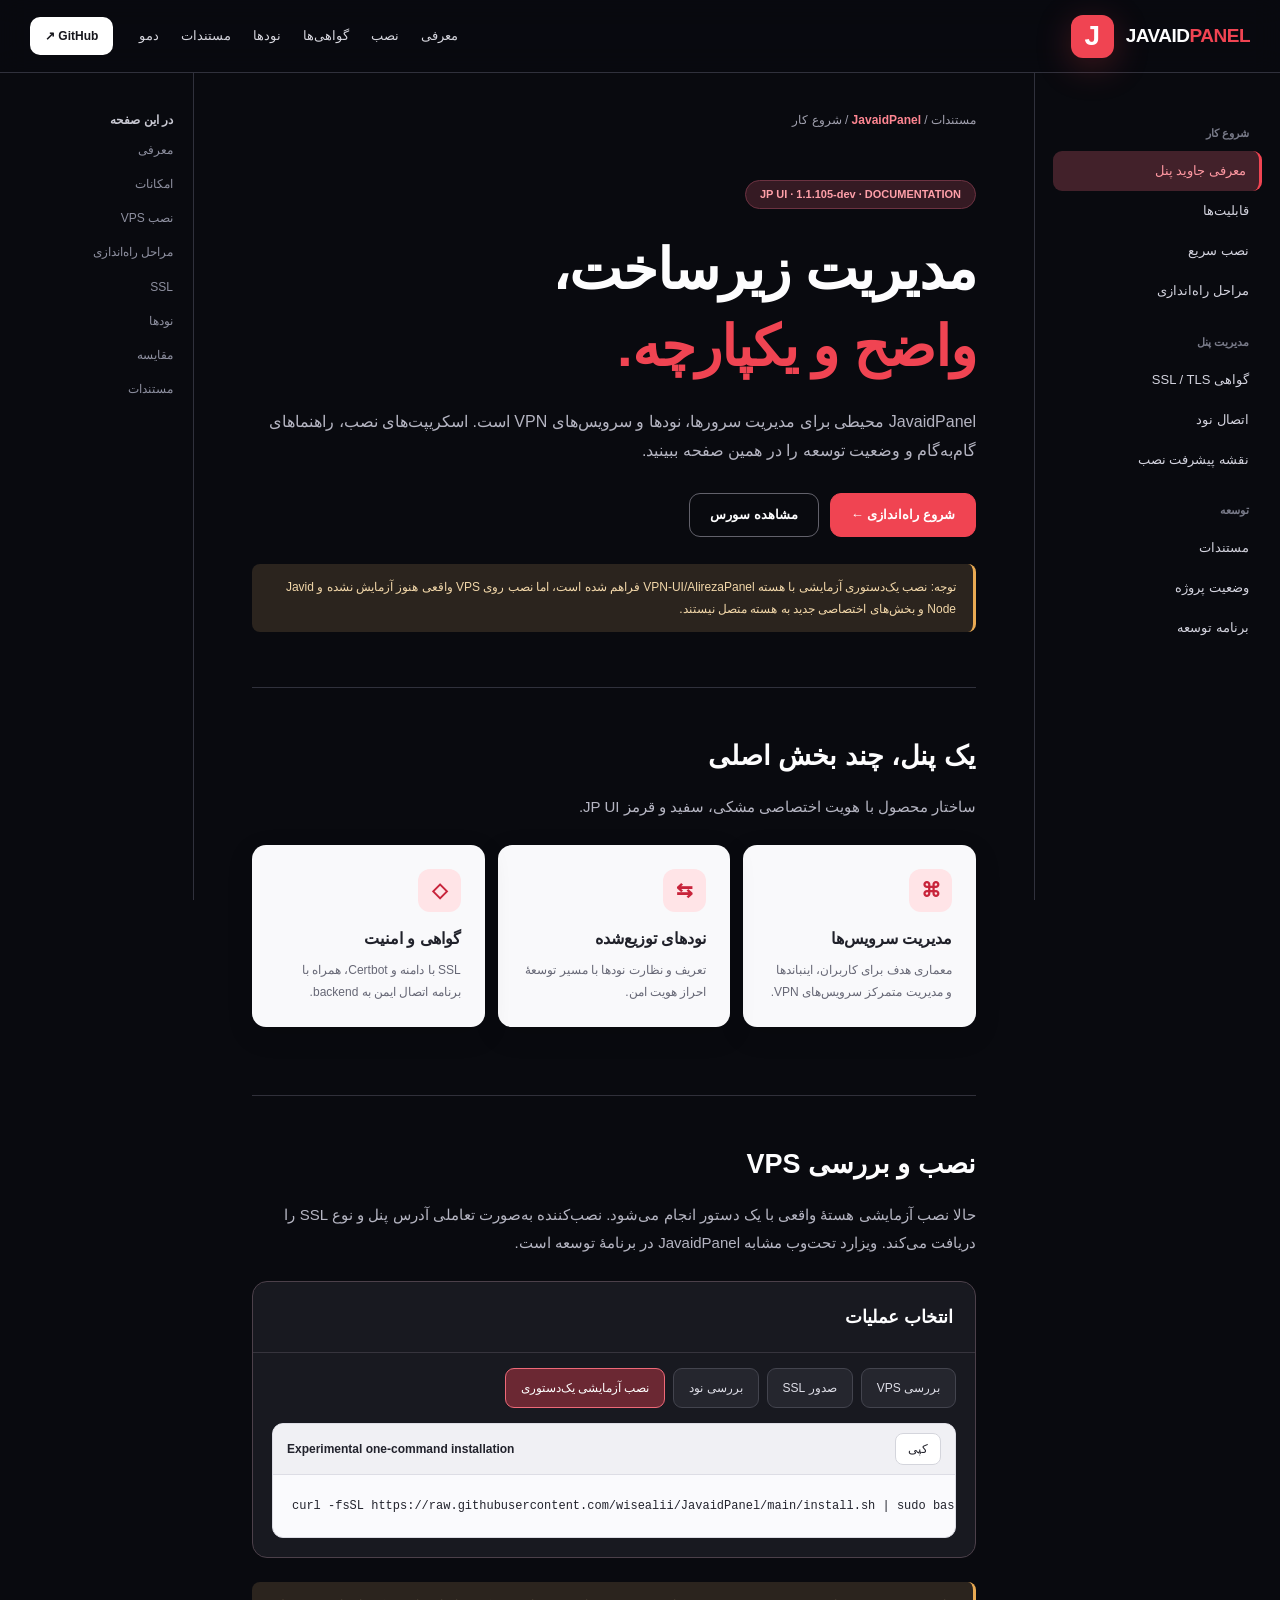
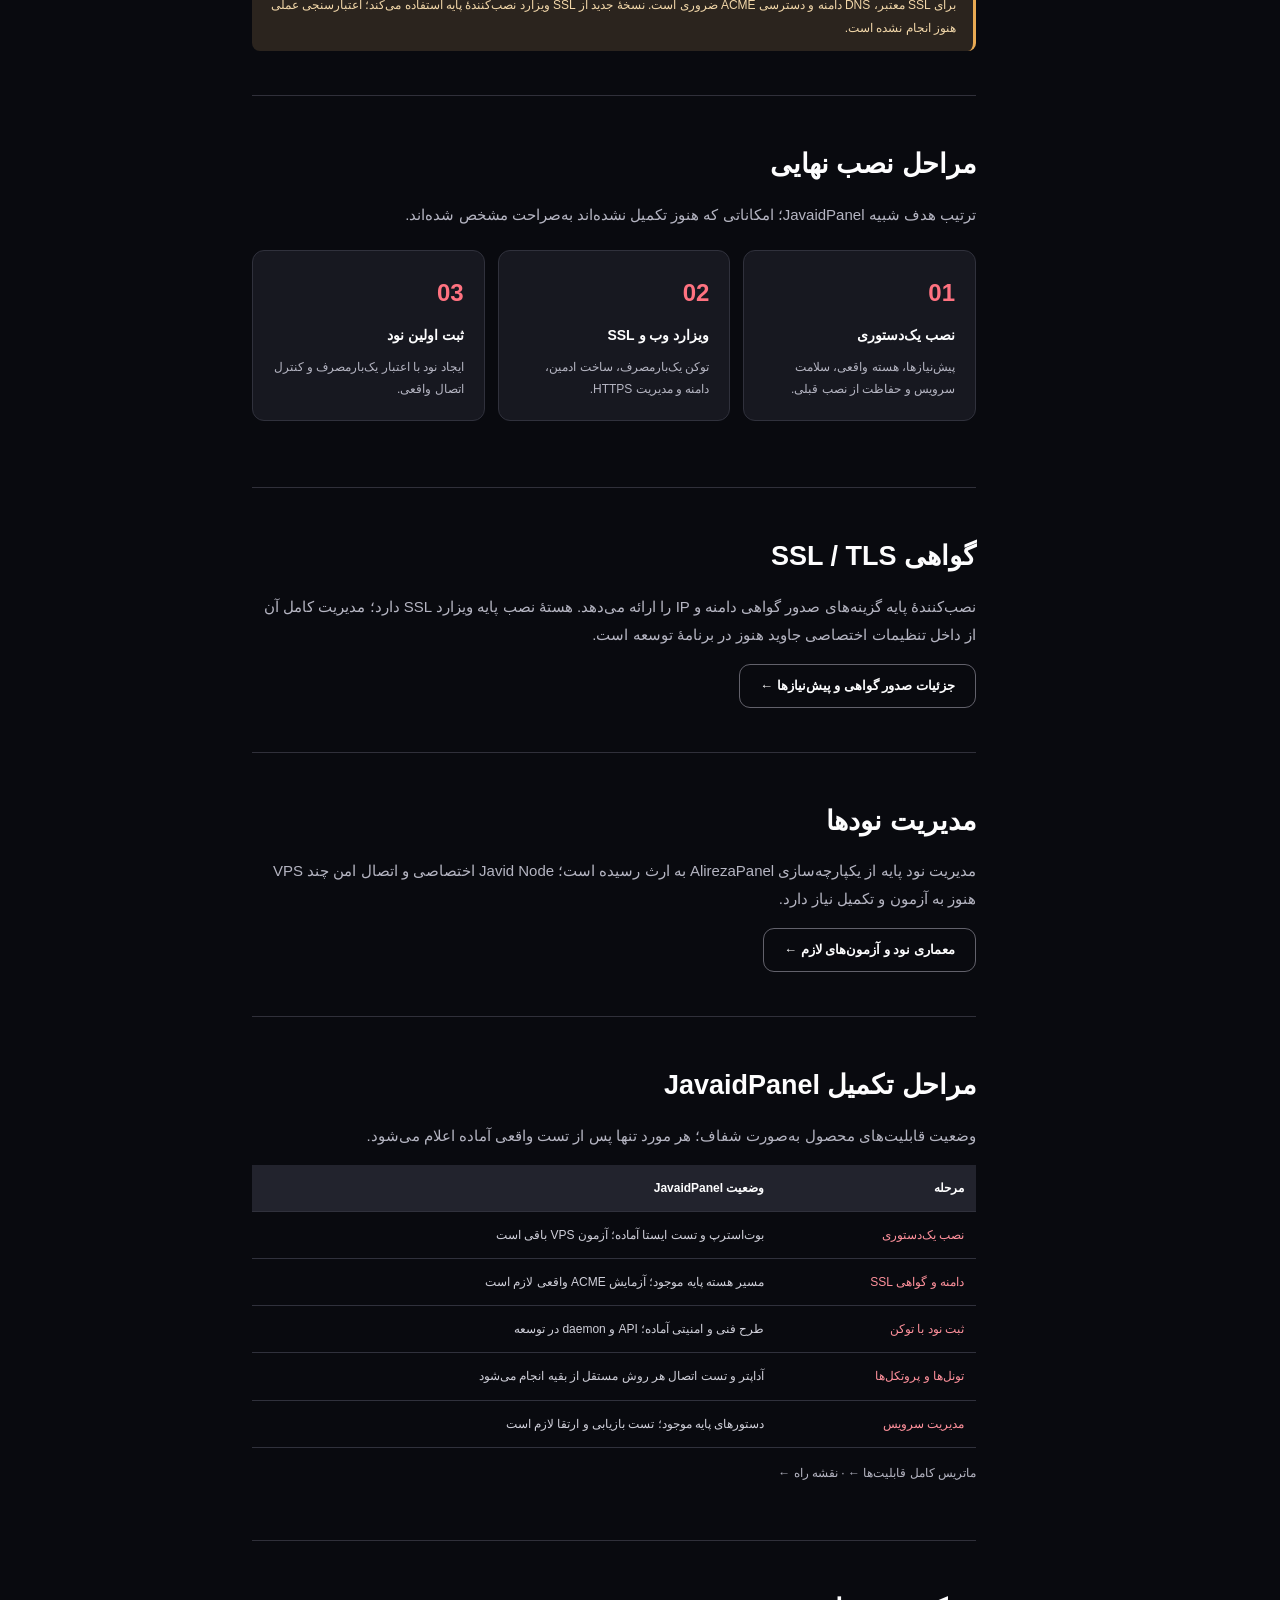
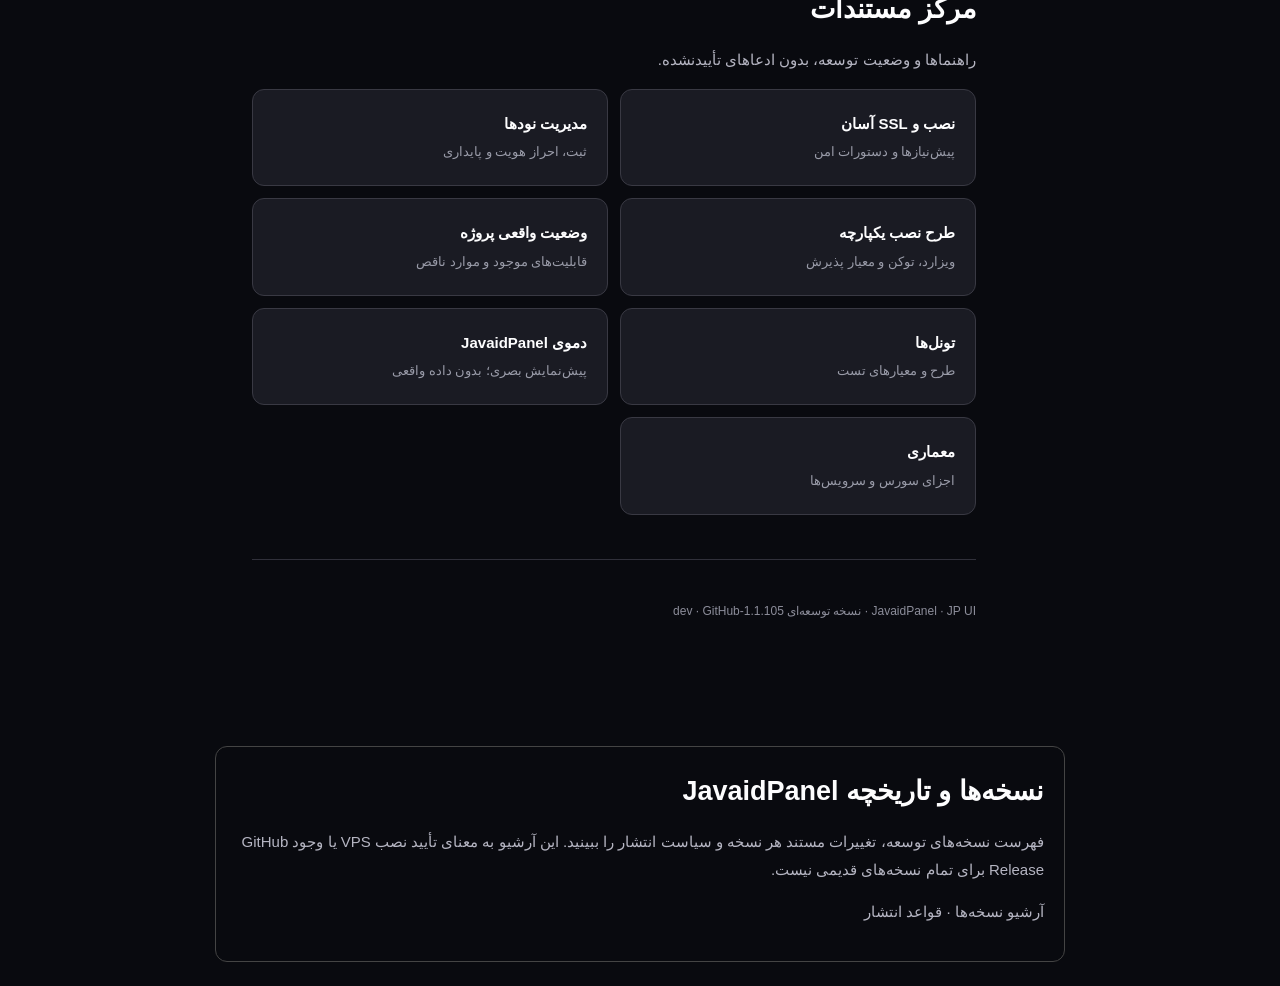
<file: docs/index.html>
<!doctype html>
<html lang="fa" dir="rtl"><head>
<meta charset="utf-8"><meta name="viewport" content="width=device-width,initial-scale=1">
<meta name="theme-color" content="#0a0a0f">
<meta name="description" content="JavaidPanel · مستندات، راه‌اندازی، مدیریت نودها و گواهی HTTPS">
<title>JavaidPanel | مستندات و نصب</title>
<style>
:root{--bg:#090a0f;--panel:#15161d;--raised:#1b1c25;--line:#30313c;--red:#f04452;--red2:#ff7280;--white:#fdfdfe;--soft:#b5b5c2;--ink:#17181f}
*{box-sizing:border-box}html{scroll-behavior:smooth}body{margin:0;background:var(--bg);color:var(--white);font:15px/1.85 Tahoma,Arial,sans-serif}
a{color:inherit;text-decoration:none}a:hover{color:var(--red2)}button{font:inherit;cursor:pointer}button:focus-visible,a:focus-visible{outline:3px solid var(--red2);outline-offset:3px}
header{height:73px;border-bottom:1px solid var(--line);position:sticky;top:0;z-index:10;background:#090a0fee;backdrop-filter:blur(14px)}.top{max-width:1490px;margin:auto;height:100%;padding:0 30px;display:flex;align-items:center;gap:26px}
.brand{display:flex;align-items:center;gap:12px;direction:ltr;font:900 19px Arial;letter-spacing:-.5px}.brand b{color:var(--red)}.mark{display:grid;place-items:center;width:43px;height:43px;border-radius:12px;background:var(--red);color:white;font-size:28px;box-shadow:0 8px 35px #f0445240}.top nav{display:flex;gap:22px;margin-right:auto;color:#d6d6de;font-size:13px}.top .github{padding:8px 15px;background:white;color:#16161c;border-radius:10px;font-size:12px;font-weight:bold}
.layout{display:grid;grid-template-columns:246px minmax(0,1fr) 194px;gap:0;max-width:1490px;margin:auto;min-height:calc(100vh - 73px)}
.sidebar{border-left:1px solid var(--line);position:sticky;top:73px;align-self:start;height:calc(100vh - 73px);overflow:auto;padding:30px 18px 32px}.aside-label{color:#787a88;font-size:11px;font-weight:900;margin:20px 13px 8px}.sidebar a{display:block;border-radius:9px;padding:8px 13px;font-size:13px;color:#d3d3de}.sidebar a:hover,.sidebar a.active{background:#42212a;color:#ff98a2}.sidebar a.active{border-right:3px solid var(--red)}
.toc{border-right:1px solid var(--line);position:sticky;top:73px;align-self:start;height:calc(100vh - 73px);padding:32px 20px;color:#c8c8d2}.toc strong{font-size:12px}.toc a{font-size:12px;display:block;color:#8e90a0;padding:6px 0}.toc a:hover{color:var(--red2)}
.content{padding:36px 58px 100px;min-width:0}.crumb{color:#a1a1af;font-size:12px}.crumb b{color:#ff8692}.hero{padding:48px 0 55px;border-bottom:1px solid var(--line)}.pill{display:inline-flex;color:#ffa0a9;background:#351a23;border:1px solid #6c3241;padding:3px 14px;border-radius:99px;font-size:11px;font-weight:bold}.hero h1{font-size:clamp(37px,4.4vw,63px);line-height:1.37;margin:22px 0;letter-spacing:-1px}.hero h1 em{font-style:normal;color:var(--red)}.hero p{font-size:16px;color:var(--soft);max-width:750px}.buttons{display:flex;flex-wrap:wrap;gap:11px;margin:27px 0}.btn{border-radius:11px;padding:9px 20px;border:1px solid #62616b;font-size:13px;font-weight:bold;display:inline-flex;align-items:center}.btn.main{background:var(--red);border-color:var(--red);color:white}
.status{border-right:3px solid #e9aa53;background:#2b241e;color:#f2d7a9;border-radius:8px;padding:12px 17px;font-size:12px;max-width:780px}
section{scroll-margin-top:105px;padding:44px 0;border-bottom:1px solid #30303a}section h2{font-size:27px;margin:0 0 11px}section p{color:var(--soft);margin-top:0}.cards{display:grid;grid-template-columns:repeat(3,minmax(0,1fr));gap:13px;margin:24px 0}.card{background:#f9f9fb;color:#20212a;border-radius:14px;padding:24px;min-height:177px;box-shadow:0 8px 27px #0002}.card .symbol{display:grid;place-items:center;width:43px;height:43px;background:#ffe4e7;color:#c8243b;border-radius:12px;font-weight:900;font-size:20px}.card h3{font-size:16px;margin:12px 0 5px}.card p{color:#666775;font-size:12px;margin:0}
.steps{display:grid;grid-template-columns:repeat(3,1fr);gap:13px;margin:22px 0}.step{border:1px solid var(--line);border-radius:12px;padding:20px;background:#171820}.step b{color:var(--red2);font-size:24px}.step h3{margin:7px 0;font-size:14px}.step p{font-size:12px;margin:0}
.install{border:1px solid #4c404a;border-radius:15px;overflow:hidden;background:#181920;margin:24px 0}.install h3{padding:19px 22px;margin:0;border-bottom:1px solid #36343d}.switches{display:flex;gap:8px;flex-wrap:wrap;padding:15px 19px}.switches button{border:1px solid #43444e;color:#dedee7;background:#25262e;border-radius:9px;padding:8px 15px;font-size:12px}.switches button[aria-pressed="true"]{background:#6b2833;border-color:#ee6978;color:#fff}.terminal{margin:0 19px 19px;border:1px solid #dddde5;background:#fafafd;color:#22232d;border-radius:11px;overflow:hidden;direction:ltr}.terminalhead{padding:9px 14px;border-bottom:1px solid #dddde5;display:flex;justify-content:space-between;align-items:center;gap:12px;background:#f0f0f4}.terminalhead span{font-size:12px;font-weight:bold}.terminal button{padding:4px 12px;background:#fff;border:1px solid #d4d5dc;border-radius:8px;color:#25252e;font-size:12px}.terminal pre{white-space:pre;overflow:auto;line-height:2;font-size:12px;margin:0;padding:19px}
table{width:100%;border-collapse:collapse;font-size:12px;text-align:right;overflow:hidden}th,td{padding:12px;border-bottom:1px solid var(--line)}th{background:#22232d}td{color:#d0d0da}td:first-child{color:#ff919c}code{font-family:Consolas,monospace;background:#272730;border-radius:4px;padding:1px 4px}
.docs{display:grid;grid-template-columns:repeat(2,1fr);gap:12px}.docs a{background:#1a1b23;border:1px solid #393943;padding:20px;border-radius:12px}.docs a:hover{border-color:var(--red)}.docs b{display:block}.docs small{color:#999ba8}
footer{margin:40px 0 0;color:#8c8d9a;font-size:12px}
@media(max-width:1200px){.layout{grid-template-columns:210px minmax(0,1fr)}.toc{display:none}.content{padding:35px 35px 90px}}@media(max-width:780px){.layout{display:block}.sidebar{height:auto;position:static;display:flex;overflow:auto;gap:8px;border:0;border-bottom:1px solid var(--line);padding:10px 18px}.aside-label{display:none}.sidebar a{white-space:nowrap}.content{padding:24px 18px 70px}.top nav{display:none}.top{padding:0 17px}.brand{font-size:15px}.cards,.steps{grid-template-columns:1fr}.docs{grid-template-columns:1fr}.hero{padding:27px 0 45px}.hero h1{font-size:36px}.top .github{margin-right:auto}table{font-size:11px}}
</style></head><body>
<header><div class="top"><a class="brand" href="#overview"><span class="mark">J</span><span>JAVAID<b>PANEL</b></span></a><nav><a href="#overview">معرفی</a><a href="#install">نصب</a><a href="#ssl">گواهی‌ها</a><a href="#nodes">نودها</a><a href="#resources">مستندات</a><a href="demo.html">دمو</a></nav><a class="github" href="https://github.com/wisealii/JavaidPanel">GitHub ↗</a></div></header>
<div class="layout">
<aside class="sidebar" aria-label="فهرست راهنما"><div class="aside-label">شروع کار</div><a class="active" href="#overview">معرفی جاوید پنل</a><a href="#features">قابلیت‌ها</a><a href="#install">نصب سریع</a><a href="#steps">مراحل راه‌اندازی</a><div class="aside-label">مدیریت پنل</div><a href="#ssl">گواهی SSL / TLS</a><a href="#nodes">اتصال نود</a><a href="#comparison">نقشه پیشرفت نصب</a><div class="aside-label">توسعه</div><a href="#resources">مستندات</a><a href="STATUS.md">وضعیت پروژه</a><a href="INSTALL_UX.md">برنامه توسعه</a></aside>
<main class="content"><div class="crumb">مستندات / <b>JavaidPanel</b> / شروع کار</div>
<div class="hero" id="overview"><span class="pill">JP UI · 1.1.105-dev · DOCUMENTATION</span><h1>مدیریت زیرساخت،<br><em>واضح و یکپارچه.</em></h1><p>JavaidPanel محیطی برای مدیریت سرورها، نودها و سرویس‌های VPN است. اسکریپت‌های نصب، راهنماهای گام‌به‌گام و وضعیت توسعه را در همین صفحه ببینید.</p><div class="buttons"><a href="#install" class="btn main">شروع راه‌اندازی ←</a><a href="https://github.com/wisealii/JavaidPanel" class="btn">مشاهده سورس</a></div><div class="status">توجه: نصب یک‌دستوری آزمایشی با هسته VPN-UI/AlirezaPanel فراهم شده است، اما نصب روی VPS واقعی هنوز آزمایش نشده و Javid Node و بخش‌های اختصاصی جدید به هسته متصل نیستند.</div></div>
<section id="features"><h2>یک پنل، چند بخش اصلی</h2><p>ساختار محصول با هویت اختصاصی مشکی، سفید و قرمز JP UI.</p><div class="cards">
<div class="card"><div class="symbol">⌘</div><h3>مدیریت سرویس‌ها</h3><p>معماری هدف برای کاربران، اینباندها و مدیریت متمرکز سرویس‌های VPN.</p></div>
<div class="card"><div class="symbol">⇆</div><h3>نودهای توزیع‌شده</h3><p>تعریف و نظارت نودها با مسیر توسعهٔ احراز هویت امن.</p></div>
<div class="card"><div class="symbol">◇</div><h3>گواهی و امنیت</h3><p>SSL با دامنه و Certbot، همراه با برنامه اتصال ایمن به backend.</p></div></div></section>
<section id="install"><h2>نصب و بررسی VPS</h2><p>حالا نصب آزمایشی هستهٔ واقعی با یک دستور انجام می‌شود. نصب‌کننده به‌صورت تعاملی آدرس پنل و نوع SSL را دریافت می‌کند. ویزارد تحت‌وب مشابه JavaidPanel در برنامهٔ توسعه است.</p>
<div class="install"><h3>انتخاب عملیات</h3><div class="switches"><button data-mode="doctor" aria-pressed="false">بررسی VPS</button><button data-mode="ssl" aria-pressed="false">صدور SSL</button><button data-mode="node" aria-pressed="false">بررسی نود</button><button data-mode="install" aria-pressed="true">نصب آزمایشی یک‌دستوری</button></div>
<div class="terminal"><div class="terminalhead"><span id="commandLabel">Experimental one-command installation</span><button id="copy" type="button">کپی</button></div><pre id="commands">curl -fsSL https://raw.githubusercontent.com/wisealii/JavaidPanel/main/install.sh | sudo bash</pre></div></div>
<div class="status">برای SSL معتبر، DNS دامنه و دسترسی ACME ضروری است. نسخهٔ جدید از SSL ویزارد نصب‌کنندهٔ پایه استفاده می‌کند؛ اعتبارسنجی عملی هنوز انجام نشده است.</div></section>
<section id="steps"><h2>مراحل نصب نهایی</h2><p>ترتیب هدف شبیه JavaidPanel؛ امکاناتی که هنوز تکمیل نشده‌اند به‌صراحت مشخص شده‌اند.</p><div class="steps">
<div class="step"><b>01</b><h3>نصب یک‌دستوری</h3><p>پیش‌نیازها، هسته واقعی، سلامت سرویس و حفاظت از نصب قبلی.</p></div>
<div class="step"><b>02</b><h3>ویزارد وب و SSL</h3><p>توکن یک‌بارمصرف، ساخت ادمین، دامنه و مدیریت HTTPS.</p></div>
<div class="step"><b>03</b><h3>ثبت اولین نود</h3><p>ایجاد نود با اعتبار یک‌بارمصرف و کنترل اتصال واقعی.</p></div></div></section>
<section id="ssl"><h2>گواهی SSL / TLS</h2><p>نصب‌کنندهٔ پایه گزینه‌های صدور گواهی دامنه و IP را ارائه می‌دهد. هستهٔ نصب پایه ویزارد SSL دارد؛ مدیریت کامل آن از داخل تنظیمات اختصاصی جاوید هنوز در برنامهٔ توسعه است.</p>
<a class="btn" href="INSTALLATION.md">جزئیات صدور گواهی و پیش‌نیازها ←</a></section>
<section id="nodes"><h2>مدیریت نودها</h2><p>مدیریت نود پایه از یکپارچه‌سازی AlirezaPanel به ارث رسیده است؛ Javid Node اختصاصی و اتصال امن چند VPS هنوز به آزمون و تکمیل نیاز دارد.</p><a class="btn" href="NODES.md">معماری نود و آزمون‌های لازم ←</a></section>
<section id="comparison"><h2>مراحل تکمیل JavaidPanel</h2><p>وضعیت قابلیت‌های محصول به‌صورت شفاف؛ هر مورد تنها پس از تست واقعی آماده اعلام می‌شود.</p>
<table><tr><th>مرحله</th><th>وضعیت JavaidPanel</th></tr>
<tr><td>نصب یک‌دستوری</td><td>بوت‌استرپ و تست ایستا آماده؛ آزمون VPS باقی است</td></tr>
<tr><td>دامنه و گواهی SSL</td><td>مسیر هسته پایه موجود؛ آزمایش ACME واقعی لازم است</td></tr>
<tr><td>ثبت نود با توکن</td><td>طرح فنی و امنیتی آماده؛ API و daemon در توسعه</td></tr>
<tr><td>تونل‌ها و پروتکل‌ها</td><td>آداپتر و تست اتصال هر روش مستقل از بقیه انجام می‌شود</td></tr>
<tr><td>مدیریت سرویس</td><td>دستورهای پایه موجود؛ تست بازیابی و ارتقا لازم است</td></tr></table>
<p style="margin-top:14px;font-size:12px"><a href="FEATURES.md">ماتریس کامل قابلیت‌ها ←</a> · <a href="ROADMAP.md">نقشه راه ←</a></p></section>
<section id="resources"><h2>مرکز مستندات</h2><p>راهنماها و وضعیت توسعه، بدون ادعاهای تأییدنشده.</p><div class="docs">
<a href="SSL_QUICKSTART.md"><b>نصب و SSL آسان</b><small>پیش‌نیازها و دستورات امن</small></a>
<a href="NODES.md"><b>مدیریت نودها</b><small>ثبت، احراز هویت و پایداری</small></a>
<a href="INSTALL_UX.md"><b>طرح نصب یکپارچه</b><small>ویزارد، توکن و معیار پذیرش</small></a>
<a href="STATUS.md"><b>وضعیت واقعی پروژه</b><small>قابلیت‌های موجود و موارد ناقص</small></a>
<a href="TUNNELS.md"><b>تونل‌ها</b><small>طرح و معیارهای تست</small></a>
<a href="demo.html"><b>دموی JavaidPanel</b><small>پیش‌نمایش بصری؛ بدون داده واقعی</small></a>
<a href="ARCHITECTURE.md"><b>معماری</b><small>اجزای سورس و سرویس‌ها</small></a></div></section>
<footer>JavaidPanel · JP UI · نسخه توسعه‌ای 1.1.105-dev · <a href="https://github.com/wisealii/JavaidPanel">GitHub</a></footer></main>
<aside class="toc"><strong>در این صفحه</strong><a href="#overview">معرفی</a><a href="#features">امکانات</a><a href="#install">نصب VPS</a><a href="#steps">مراحل راه‌اندازی</a><a href="#ssl">SSL</a><a href="#nodes">نودها</a><a href="#comparison">مقایسه</a><a href="#resources">مستندات</a></aside></div>
<script>
const examples={
doctor:["VPS preflight · read-only","git clone https://github.com/wisealii/JavaidPanel.git\ncd JavaidPanel\nsudo bash install.sh --doctor"],
ssl:["Let's Encrypt · certificate only","curl -fsSL https://raw.githubusercontent.com/wisealii/JavaidPanel/main/install.sh | sudo bash -s -- --ssl"],
node:["Node preflight · read-only","cd JavaidPanel\nbash node-agent-install.sh --check"],
install:["Experimental one-command install · Supported VPS","curl -fsSL https://raw.githubusercontent.com/wisealii/JavaidPanel/main/install.sh | sudo bash"]
};
const label=document.getElementById("commandLabel"),code=document.getElementById("commands"),copy=document.getElementById("copy");
document.querySelectorAll("[data-mode]").forEach(btn=>btn.addEventListener("click",()=>{document.querySelectorAll("[data-mode]").forEach(b=>b.setAttribute("aria-pressed","false"));btn.setAttribute("aria-pressed","true");const v=examples[btn.dataset.mode];label.textContent=v[0];code.textContent=v[1];copy.textContent="کپی"}));
copy.addEventListener("click",async()=>{try{await navigator.clipboard.writeText(code.textContent);copy.textContent="کپی شد ✓"}catch{copy.textContent="کپی در مرورگر مجاز نیست"}});
</script><section style="max-width:850px;margin:24px auto;padding:20px;border:1px solid #444;border-radius:12px"><h2>نسخه‌ها و تاریخچه JavaidPanel</h2><p>فهرست نسخه‌های توسعه، تغییرات مستند هر نسخه و سیاست انتشار را ببینید. این آرشیو به معنای تأیید نصب VPS یا وجود GitHub Release برای تمام نسخه‌های قدیمی نیست.</p><p><a href="VERSION_ARCHIVE.md">آرشیو نسخه‌ها</a> · <a href="RELEASE_PROCESS.md">قواعد انتشار</a></p></section>
</body></html>
</file>
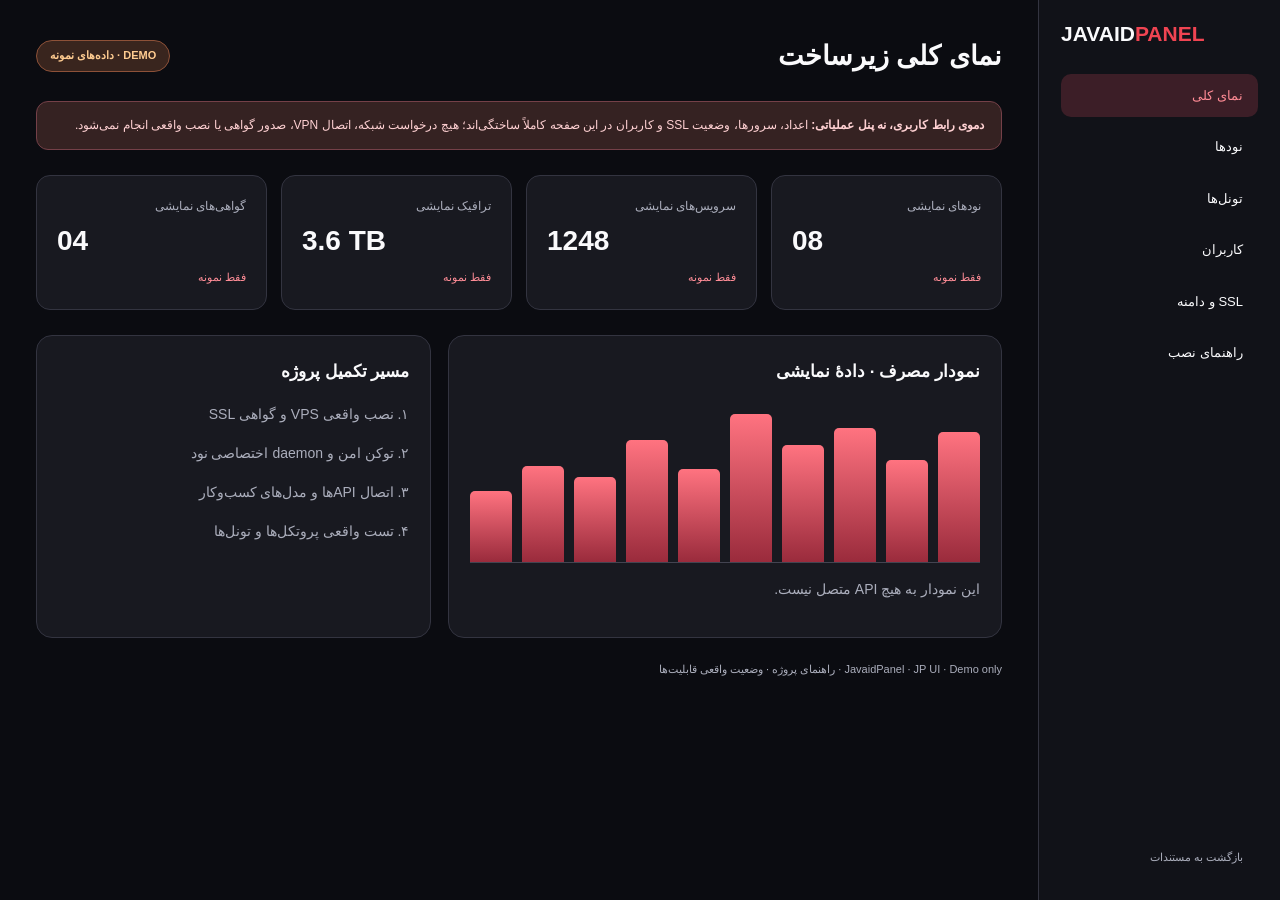
<file: docs/demo.html>
<!doctype html>
<html lang="fa" dir="rtl"><head><meta charset="utf-8"><meta name="viewport" content="width=device-width,initial-scale=1"><title>JavaidPanel | دموی نمایشی</title><meta name="description" content="دموی ایستای رابط JavaidPanel — داده‌ها ساختگی هستند">
<style>
:root{--bg:#0b0c11;--pane:#181920;--line:#333440;--red:#f04452;--muted:#abaebc;--white:#fafafc}
*{box-sizing:border-box}body{margin:0;background:var(--bg);color:var(--white);font:14px/1.8 Tahoma,Arial,sans-serif}
a{color:inherit;text-decoration:none}button{font:inherit;cursor:pointer;border:1px solid #494953;color:var(--white);background:#22232e;border-radius:9px;padding:9px 15px}button:focus-visible,a:focus-visible{outline:3px solid #ff8792;outline-offset:3px}
.shell{display:grid;grid-template-columns:242px minmax(0,1fr);min-height:100vh}
aside{background:#111218;border-left:1px solid var(--line);padding:22px;display:flex;flex-direction:column;gap:8px}.brand{direction:ltr;font:bold 21px Arial;margin-bottom:20px}.brand b{color:var(--red)}
aside a,aside button{text-align:right;padding:10px 15px;border-radius:10px;font-size:13px;background:transparent;border:0}aside a.active,aside a:hover,aside button:hover{background:#3c1e27;color:#ff8b95}.spacer{flex:1}.small{font-size:11px;color:var(--muted)}
main{padding:32px 36px 75px;min-width:0}.header{display:flex;gap:20px;justify-content:space-between;align-items:center;flex-wrap:wrap}.header h1{font-size:27px;margin:0}.pill{border:1px solid #8d5138;background:#39251e;color:#ffcc91;padding:5px 13px;border-radius:50px;font-size:11px;font-weight:bold}.notice{background:#352222;border:1px solid #744048;color:#ffd1d3;border-radius:12px;margin:20px 0;padding:13px 17px;font-size:12px}
.metrics{display:grid;grid-template-columns:repeat(4,1fr);gap:14px;margin:25px 0}.metric{border:1px solid var(--line);border-radius:14px;background:var(--pane);padding:20px}.metric p{font-size:12px;color:var(--muted);margin:0}.metric strong{font:bold 28px Arial;direction:ltr;display:block;margin:7px 0}.metric small{color:#ff8d97;font-size:11px}
.cols{display:grid;grid-template-columns:1.4fr 1fr;gap:17px}.card{background:var(--pane);border:1px solid var(--line);border-radius:16px;padding:21px;min-width:0}.card h2{font-size:17px;margin:0 0 14px}.card p{color:var(--muted)}table{width:100%;border-collapse:collapse;font-size:12px}th,td{text-align:right;border-bottom:1px solid #30303a;padding:11px 7px}th{color:#b9bbc6}.tag{background:#24382f;color:#8be2b4;border:1px solid #375d46;padding:2px 8px;border-radius:20px;font-size:10px}.red{color:#ff7782}.chart{height:155px;display:flex;align-items:flex-end;gap:10px;direction:ltr;margin-top:20px;border-bottom:1px solid #434451}.bar{background:linear-gradient(#ff7380,#9a2b3c);border-radius:5px 5px 0 0;flex:1}.copy{background:var(--red);border-color:var(--red);font-weight:bold}
.panel{display:none}.panel.active{display:block}.steps{display:grid;grid-template-columns:repeat(3,1fr);gap:12px}.step{background:#24252d;border-radius:12px;padding:16px;border:1px solid #383943}.step b{color:#ff8590}.code{background:#0f1016;border:1px solid #34343b;border-radius:10px;padding:15px;overflow:auto;font:12px/2 Consolas,monospace;direction:ltr;text-align:left;white-space:pre-wrap;color:#e4e5ef}.footer{font-size:11px;color:var(--muted);margin-top:22px}
@media(max-width:960px){.metrics{grid-template-columns:repeat(2,1fr)}.cols{grid-template-columns:1fr}.shell{grid-template-columns:1fr}aside{flex-direction:row;align-items:center;overflow:auto;border:0;border-bottom:1px solid var(--line);padding:15px}aside .brand{margin:0}aside .spacer,aside .small{display:none}aside a{white-space:nowrap}main{padding:25px 17px}.steps{grid-template-columns:1fr}}@media(max-width:540px){.metrics{grid-template-columns:1fr 1fr}.metric{padding:12px}.metric strong{font-size:23px}}
</style></head><body>
<div class="shell"><aside><div class="brand">JAVAID<b>PANEL</b></div><a href="#overview" class="active" data-page="overview">نمای کلی</a><a href="#nodes" data-page="nodes">نودها</a><a href="#tunnels" data-page="tunnels">تونل‌ها</a><a href="#users" data-page="users">کاربران</a><a href="#certificates" data-page="certificates">SSL و دامنه</a><a href="#installation" data-page="installation">راهنمای نصب</a><div class="spacer"></div><a class="small" href="index.html">بازگشت به مستندات</a></aside>
<main><div class="header"><h1 id="title">نمای کلی زیرساخت</h1><span class="pill">DEMO · داده‌های نمونه</span></div>
<div class="notice"><strong>دموی رابط کاربری، نه پنل عملیاتی:</strong> اعداد، سرورها، وضعیت SSL و کاربران در این صفحه کاملاً ساختگی‌اند؛ هیچ درخواست شبکه، اتصال VPN، صدور گواهی یا نصب واقعی انجام نمی‌شود.</div>
<section id="overview" class="panel active"><div class="metrics"><div class="metric"><p>نودهای نمایشی</p><strong>08</strong><small>فقط نمونه</small></div><div class="metric"><p>سرویس‌های نمایشی</p><strong>1248</strong><small>فقط نمونه</small></div><div class="metric"><p>ترافیک نمایشی</p><strong>3.6 TB</strong><small>فقط نمونه</small></div><div class="metric"><p>گواهی‌های نمایشی</p><strong>04</strong><small>فقط نمونه</small></div></div>
<div class="cols"><div class="card"><h2>نمودار مصرف · دادهٔ نمایشی</h2><div class="chart"><div class="bar" style="height:46%"></div><div class="bar" style="height:62%"></div><div class="bar" style="height:55%"></div><div class="bar" style="height:79%"></div><div class="bar" style="height:60%"></div><div class="bar" style="height:96%"></div><div class="bar" style="height:76%"></div><div class="bar" style="height:87%"></div><div class="bar" style="height:66%"></div><div class="bar" style="height:84%"></div></div><p>این نمودار به هیچ API متصل نیست.</p></div><div class="card"><h2>مسیر تکمیل پروژه</h2><p>۱. نصب واقعی VPS و گواهی SSL</p><p>۲. توکن امن و daemon اختصاصی نود</p><p>۳. اتصال APIها و مدل‌های کسب‌وکار</p><p>۴. تست واقعی پروتکل‌ها و تونل‌ها</p></div></div></section>
<section id="nodes" class="panel"><div class="card"><h2>نودها · پیش‌نمایش</h2><p>فهرست زیر صرفاً طرح پیشنهادی است. وضعیت‌های آنلاین از سرور خوانده نشده‌اند.</p><table><thead><tr><th>عنوان</th><th>منطقه</th><th>وضعیت نمونه</th></tr></thead><tbody><tr><td>Node-01</td><td>DE</td><td><span class="tag">نمایشی</span></td></tr><tr><td>Node-02</td><td>NL</td><td><span class="tag">نمایشی</span></td></tr><tr><td>Node-03</td><td>TR</td><td><span class="tag">نمایشی</span></td></tr></tbody></table><p><a href="NODE_ENROLLMENT.md">معماری واقعی بخش اتصال نود ←</a></p></div></section>
<section id="tunnels" class="panel"><div class="card"><h2>تونل‌ها · طرح توسعه</h2><p>WireGuard، GRE/IPIP، VXLAN، SSH Reverse و Relay Adapterها باید به‌صورت جداگانه توسعه و آزمایش شوند.</p><table><tr><th>روش</th><th>وضعیت</th></tr><tr><td>WireGuard Site-to-Site</td><td class="red">تست دو VPS لازم</td></tr><tr><td>GRE / IPIP</td><td class="red">برنامه توسعه</td></tr><tr><td>Rathole / Backhaul</td><td class="red">برنامه توسعه</td></tr></table><p><a href="TUNNELS.md">کاتالوگ و معیارهای آزمون ←</a></p></div></section>
<section id="users" class="panel"><div class="card"><h2>کاربران و اشتراک‌ها · طرح توسعه</h2><p>مدیریت کاربران، سهمیه‌ها، نقش‌ها، تیکت‌ها و فروش نیازمند API واقعی، دیتابیس و کنترل دسترسی است. در این دمو هیچ کاربر یا تراکنش واقعی وجود ندارد.</p><a href="FEATURES.md">ماتریس وضعیت امکانات ←</a></div></section>
<section id="certificates" class="panel"><div class="card"><h2>SSL و دامنه · راهنما</h2><p>هدف نهایی: ثبت دامنه، دریافت Let's Encrypt و نمایش وضعیت تمدید گواهی در پنل. اجرای فعلی نیازمند تأیید واقعی روی VPS است.</p><a href="SSL.md">راهنمای دامنه و SSL ←</a></div></section>
<section id="installation" class="panel"><div class="card"><h2>نصب یک‌دستوری آزمایشی</h2><div class="steps"><div class="step"><b>01</b><p>بررسی VPS</p></div><div class="step"><b>02</b><p>اجرای نصب پین‌شده</p></div><div class="step"><b>03</b><p>تست سرویس و SSL</p></div></div><p>فرمان زیر فقط روی VPS تازه و آزمایشی، بعد از بازبینی کد توصیه می‌شود:</p><div class="code" id="cmd">curl -fsSL https://raw.githubusercontent.com/wisealii/JavaidPanel/main/install.sh | sudo bash</div><p><button class="copy" id="copy" type="button">کپی دستور</button></p><a href="INSTALLATION.md">مستندات نصب ←</a></div></section>
<div class="footer">JavaidPanel · JP UI · Demo only · <a href="index.html">راهنمای پروژه</a> · <a href="FEATURES.md">وضعیت واقعی قابلیت‌ها</a></div></main></div>
<script>
const titles={overview:"نمای کلی زیرساخت",nodes:"مدیریت نودها",tunnels:"تونل‌های سروربه‌سرور",users:"کاربران و اشتراک‌ها",certificates:"گواهی SSL و دامنه",installation:"نصب JavaidPanel"};
function activate(page){if(!titles[page])page="overview";document.querySelectorAll(".panel").forEach(x=>x.classList.toggle("active",x.id===page));document.querySelectorAll("[data-page]").forEach(x=>x.classList.toggle("active",x.dataset.page===page));document.getElementById("title").textContent=titles[page]}
document.querySelectorAll("[data-page]").forEach(link=>link.addEventListener("click",()=>activate(link.dataset.page)));
window.addEventListener("hashchange",()=>activate(location.hash.slice(1)));activate(location.hash.slice(1));
document.getElementById("copy").addEventListener("click",async()=>{try{await navigator.clipboard.writeText(document.getElementById("cmd").textContent);document.getElementById("copy").textContent="کپی شد ✓"}catch{document.getElementById("copy").textContent="دستور را دستی انتخاب کنید"}});
</script></body></html>
</file>
